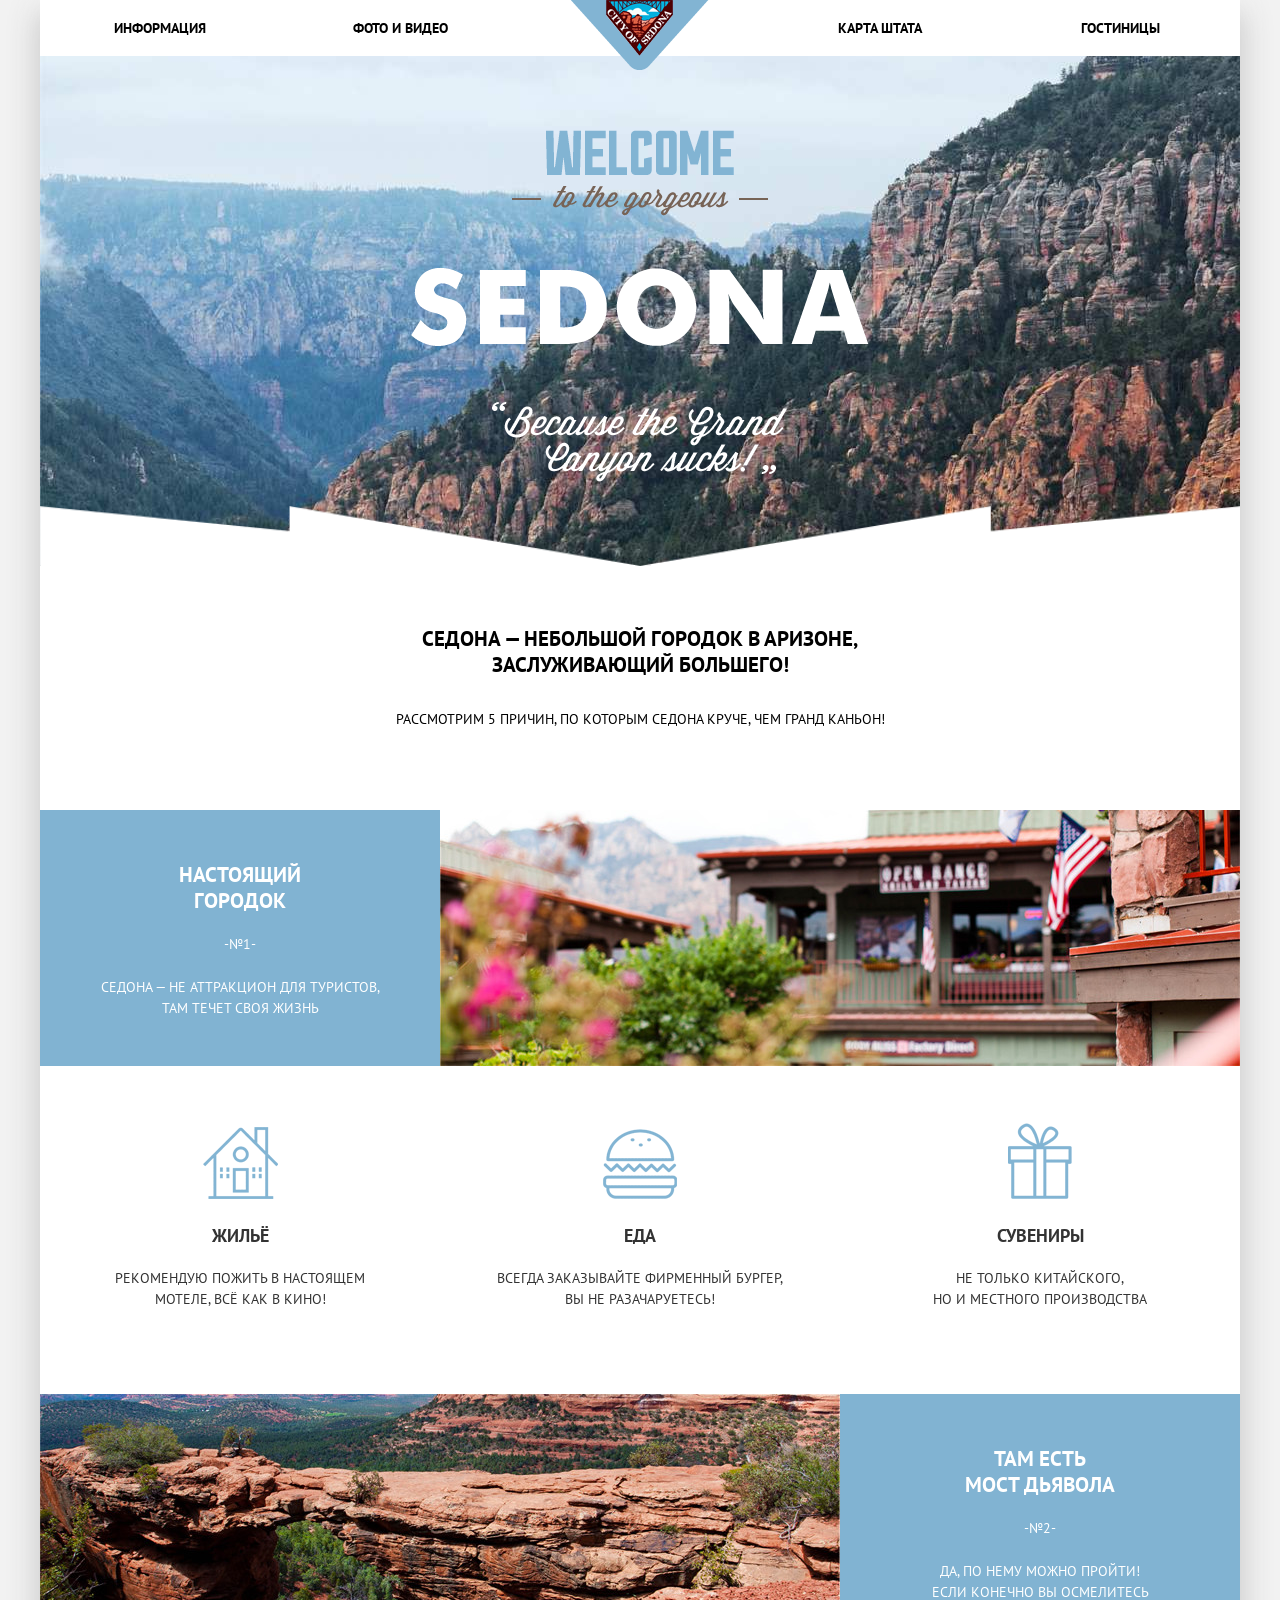
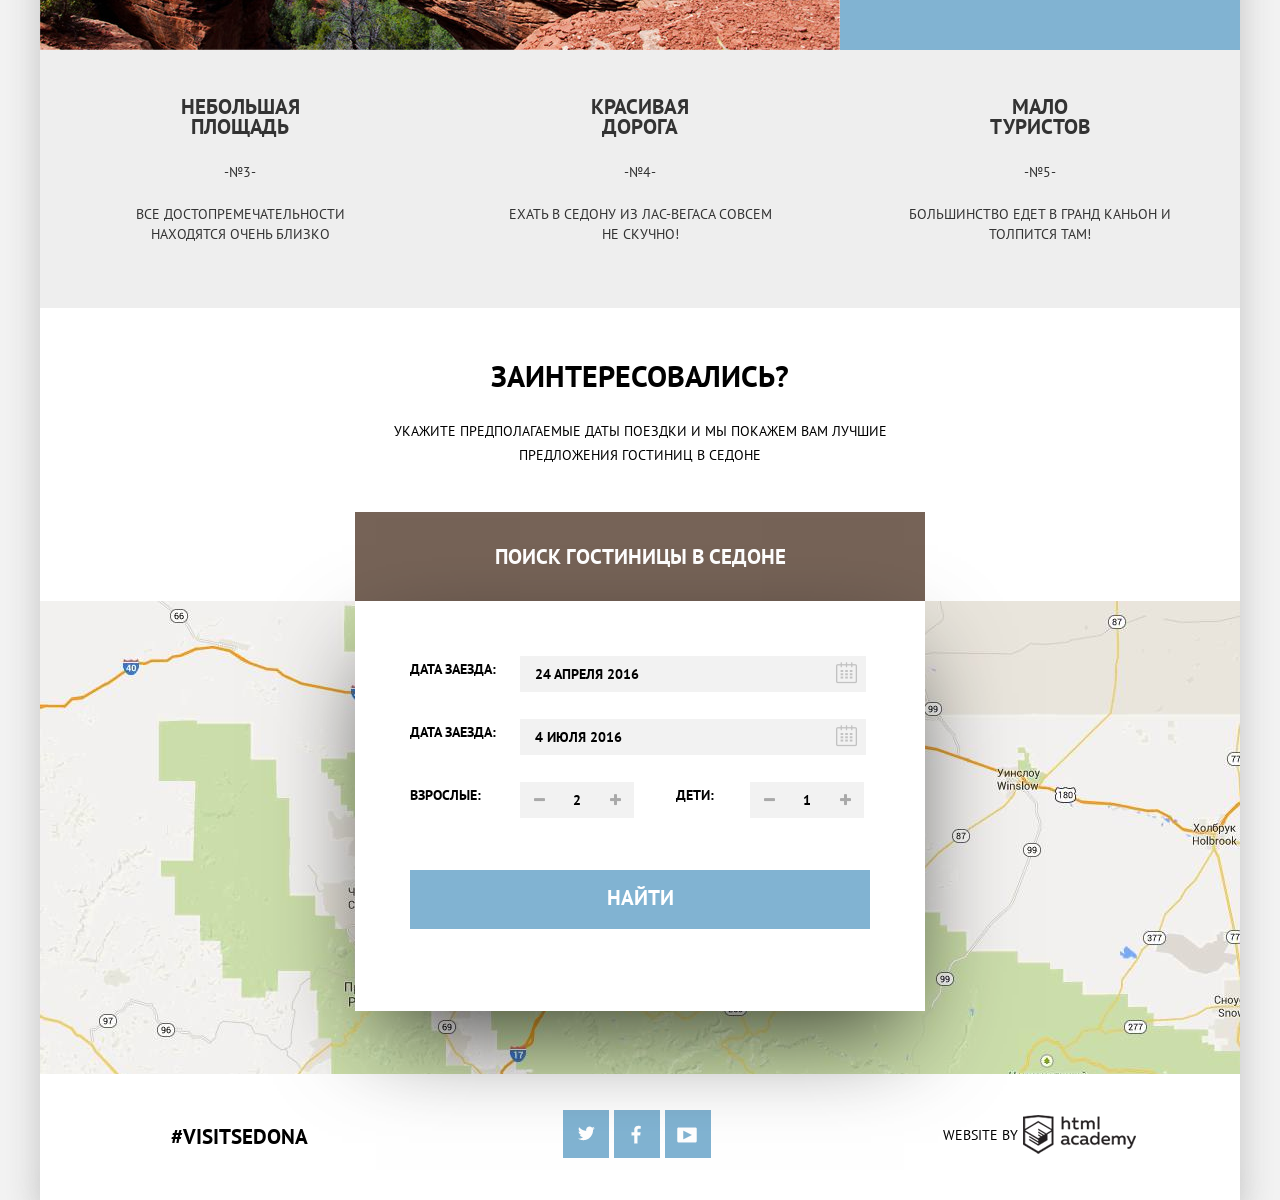
<file: index.html>
<!DOCTYPE html>
<html lang="ru">
<head>
  <meta charset="UTF-8">
  <title>Седона</title>
  <link href="http://fonts.googleapis.com/css?family=PT+Sans:400,700&amp;subset=latin,cyrillic" rel="stylesheet" type="text/css">
  <link href="css/normalize.css" rel="stylesheet">
  <link href="css/style.css" rel="stylesheet">
</head>
<body>
  <div class="container">
    <header>
      <nav class="menu">
        <a href="#">Информация</a>
        <a href="#">Фото и видео</a>
        <a href="index.html" class="menu-logo">
          <img src="img/logo.png"  width="138px" height="70px" alt="City of Sedona">
        </a>
        <a href="#">Карта штата</a>
        <a href="hotels.html">Гостиницы</a>
      </nav>
    </header>
    <main>
      <div class="main-poster">
        <img src="img/intro.png" alt="Welcome to the gorgeous Sedona! Because the Grand Canyon sucks!" width="458" height="352">
      </div>
      <div class="intro">
        <h1>Седона &mdash; небольшой городок в Аризоне, заслуживающий большего!</h1>
        <p>Рассмотрим 5 причин, по которым Седона круче, чем гранд каньон!</p>
      </div>
      <div class="advantage-container">
        <div class="advantage-feature-view clearfix">
          <div class="advantage-text-part">
            <h2>настоящий</br> городок</h2>
            <p>-№1-</p>
            <p>Седона — не аттракцион для туристов,</br> там течет своя жизнь</p>
          </div>
          <div class="advantage-image-part"><img src="img/advantage-img-1.jpg" width="800" height="256" alt="Седона"></div>
        </div>
        <div class="advantage-feature-box clearfix">
          <div class="advantage-feature">
            <img src="img/house.png" width="75" height="72" alt="дома">
            <h2>жильё</h2>
            <p>рекомендую пожить в настоящем </br>мотеле, всё как в кино!</p>
          </div>
          <div class="advantage-feature">
            <img src="img/food.png" width="74" height="70" alt="питание">
            <h2>еда</h2>
            <p>всегда заказывайте фирменный бургер,</br>вы не разачаруетесь!</p>
          </div>
          <div class="advantage-feature">
            <img src="img/souvenir.png" width="64" height="76" alt="сувениры">
            <h2>сувениры</h2>
            <p>не только китайского,</br>но и местного производства</p>
          </div>
        </div>
        <div class="advantage-feature-view clearfix">
          <div class="advantage-image-part"><img src="img/advantage-img-2.jpg" width="800" height="256" alt="Седона"></div>
          <div class="advantage-text-part">
            <h2>Там есть</br>мост дьявола</h2>
            <p>-№2-</p>
            <p>Да, по нему можно пройти!</br>Если конечно вы осмелитесь</p>
          </div>
        </div>
        <div class="advantage-number-features clearfix">
          <div class="advantage-number-feature">
            <h2>небольшая</br>площадь</h2>
            <p>-№3-</p>
            <p>Все достопремечательности</br>находятся очень близко</p>
          </div>
          <div class="advantage-number-feature">
            <h2>красивая</br>дорога</h2>
            <p>-№4-</p>
            <p>Ехать в Седону из Лас-Вегаса совсем </br>не скучно!</p>
          </div>
          <div class="advantage-number-feature">
            <h2>мало</br>туристов</h2>
            <p>-№5-</p>
            <p>Большинство едет в Гранд Каньон и</br>толпится там!</p>
          </div>
        </div>
      </div>
      <p class="booking-title">Заинтересовались?</p>
      <p class="booking-info">Укажите предполагаемые даты поездки и мы покажем вам лучшие предложения гостиниц в седоне</p>
      <div class="booking-block">
        <a class="booking-btn" href="#">Поиск гостиницы в Седоне</a>
        <div class="booking-form">
          <form method="post" action="/search">
            <div class="booking-form-dates">
              <div class="booking-form-row">
                <label class="booking-form-label" for="booking-arrive-date">Дата заезда:</label>
                <input id="booking-arrive-date" type="text" name="booking-arrive" placeholder="24 апреля 2016">
                <i class="icon-calendar date-in"></i>
              </div>
              <div class="booking-form-row">
                <label class="booking-form-label" for="booking-departure-date">Дата заезда:</label>
                <input id="booking-departure-date" type="text" name="booking-departure-date" placeholder="4 июля 2016">
                <i class="icon-calendar date-out"></i>
              </div>
            </div>
            <div class="booking-form-row">
              <div class="booking-form-col booking-col-adult">
                <label class="booking-form-label" for="booking-audit-adult">Взрослые:</label>
                <div class="booking-input-wrapper">
                  <input type="text" id="booking-audit-adult" value="2" required>
                  <button class="icon-minus" type="button"></button>
                  <button class="icon-plus" type="button"></button>
                </div>
              </div>
              <div class="booking-form-col booking-col-junior">
                <label class="booking-form-label" for="booking-audit-junior">Дети:</label>
                <div class="booking-input-wrapper">
                  <input type="text" id="booking-audit-junior" value="1" required>
                  <button class="icon-minus" type="button"></button>
                  <button class="icon-plus" type="button"></button>
                </div>
              </div>
              <button class="booking-form-btn" type="submit">Найти</button>
            </div>
          </form>
        </div>
      </div>
      <div class="map">
        <iframe src="https://www.google.com/maps/embed?pb=!1m18!1m12!1m3!1d52385.17731020665!2d-111.79513845000001!3d34.854378399999995!2m3!1f0!2f0!3f0!3m2!1i1024!2i768!4f13.1!3m3!1m2!1s0x872da132f942b00d%3A0x5548c523fa6c8efd!2z0KHQtdC00L7QvdCwLCDQkNGA0LjQt9C-0L3QsCwg0KHQqNCQ!5e0!3m2!1sru!2s!4v1442949098654"></iframe>
      </div>
    </main>
    <footer>
      <div class="footer-hashtag">
        <a href="#" target="blank">#Visitsedona</a>
      </div>
      <div class="footer-social">
        <a href="#" class="social-icon tw" target="_blank">Twitter</a>
        <a href="#" class="social-icon fb" target="_blank">Facebook</a>
        <a href="#" class="social-icon youtube" target="_blank">Youtube</a>
      </div>
      <p class="footer-copyright">
        <span class="copyright-intro">Website by</span>
        <a class="copyright-htmlacademy" href="http://htmlacademy.ru/"></a>
      </p>
    </footer>
  </div>
</body>
</html>
</file>
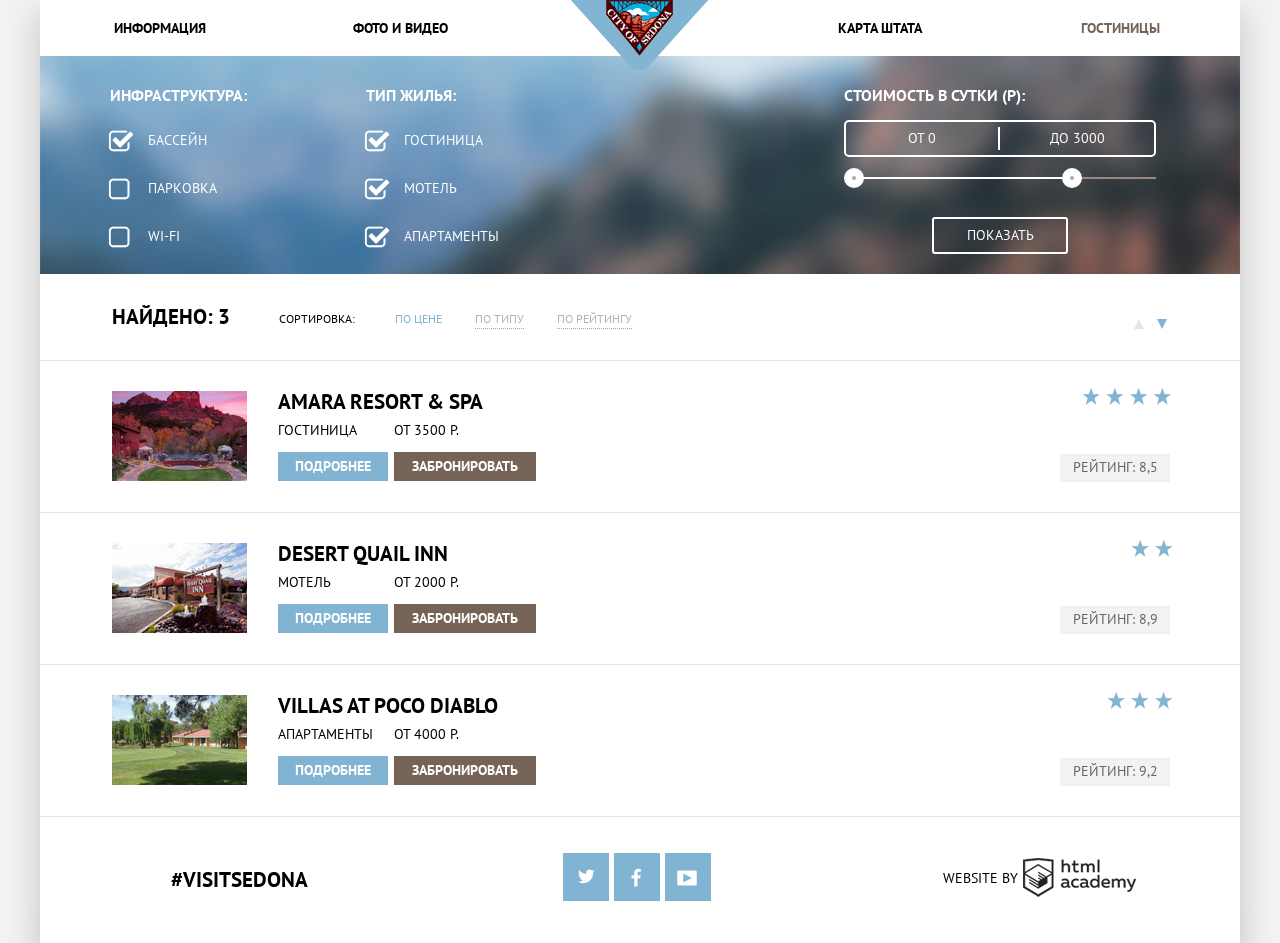
<file: hotels.html>
<!DOCTYPE html>
<html lang="ru">
<head>
  <meta charset="UTF-8">
  <title>Седона</title>
  <link href="http://fonts.googleapis.com/css?family=PT+Sans:400,700&amp;subset=latin,cyrillic" rel="stylesheet" type="text/css">
  <link href="css/normalize.css" rel="stylesheet">
  <link href="css/style.css" rel="stylesheet">
</head>
<body>
  <div class="container">
    <header>
      <nav class="menu">
        <a href="#">Информация</a>
        <a href="#">Фото и видео</a>
        <a href="index.html" class="menu-logo">
          <img src="img/logo.png" width="138px" height="70px" alt="City of Sedona">
        </a>
        <a href="#">Карта штата</a>
        <a class="menu-active" href="hotels.html">Гостиницы</a>
      </nav>
    </header>
    <main>

      <div class="filter clearfix">
        <form method="post" action="/filter">
          <div class="filter-infrastructure">
            <h3 class="filter-infrastructure-title">Инфраструктура:</h3>
            <input type="checkbox" id="filter-pool"checked>
            <label class="filter-variant" for="filter-pool" >Бассейн</label>
            <input type="checkbox" id="filter-parking">
            <label class="filter-variant" for="filter-parking">Парковка</label>
            <input type="checkbox" id="filter-wifi">
            <label class="filter-variant" for="filter-wifi">wi-fi</label>
          </div>
          <div class="filter-housing">
            <h3 class="filter-housing-title">Тип жилья:</h3>
            <input type="checkbox" id="filter-hotel" checked>
            <label class="filter-variant" for="filter-hotel">Гостиница</label>
            <input type="checkbox" id="filter-motel" checked>
            <label class="filter-variant" for="filter-motel">Мотель</label>
            <input type="checkbox" id="filter-apartment" checked>
            <label class="filter-variant" for="filter-apartment">Апартаменты</label>
          </div>

          <div class="filter-price">
            <h3 class="filter-price-title">Стоимость в сутки (Р):</h3>
            <div class="filter-price-controll">
              <div class="filter-price-boundaries">
                <label class="price-min"  for="price-min">
                  от
                </label>
                <input name="price-min" id="price-min" type="text" value="ОТ 0">
                <label class="price-max" for="price-max">
                  до
                </label>
                <input name="price-max" id="price-max" type="text" value="ДО 3000">
              </div>
              <div class="filter-price-scale">
                <div class="scale">
                  <div class="bar">
                  </div>
                </div>
                <div class="toggle min-toggle">
                </div>
                <div class="toggle max-toggle">
                </div>
              </div>
            </div>
            <button class="filter-btn" type="submit">Показать</button>
          </div>
        </form>
      </div>
      <div class="options clearfix">
        <div class="options-left-column">
          <span class="options-found">Найдено: 3</span>
          <span class="options-about">Сортировка:</span>
          <a href="#" class="options-variant options-price options-active">По цене</a>
          <a href="#" class="options-variant options-type">По типу</a>
          <a href="#" class="options-variant options-functions">По рейтингу</a>
        </div>
        <div class="options-right-column">
          <a class="options-up-arrow" href="#"></a>
          <a class="options-down-arrow options-active" href="#"></a>
        </div>
      </div>
      <div class="result">
        <div class="result-housing clearfix">
          <div class="result-housing-left">
            <img class="result-housing-img" src="img/amara.jpg" width="135px" height="90px" alt="Amara resort & spa">

            <div class="result-housing-infoblock">
              <a class="result-infoblock-title" href="#">Amara resort & spa</a>
              <div class="result-about clearfix">
                <div class="result-about-housing">
                  <p class="result-housing-type">Гостиница</p>
                  <a class="result-housing-more" href="#">Подробнее</a>
                </div>
                <div class="result-about-booking">
                  <p class="result-about-price">от 3500 Р.</p>
                  <a class="result-booking-btn" href="#">Забронировать</a>
                </div>
              </div>
            </div>
          </div>
          <div class="result-housing-ratings">
            <div class="result-ratings-stars result-ratings-4star"></div>
            <p class="result-mark-info">Рейтинг: 8,5</p>
          </div>
        </div>
        <div class="result-housing clearfix">
          <div class="result-housing-left">
            <img  class="result-housing-img" src="img/desert.jpg" width="135px" height="90px" alt="Desert quail inn">
            <div class="result-housing-infoblock">
              <a class="result-infoblock-title" href="#">Desert quail inn</a>
              <div class="result-about clearfix">
                <div class="result-about-housing">
                  <p class="result-housing-type">Мотель</p>
                  <a class="result-housing-more" href="#">Подробнее</a>
                </div>
                <div class="result-about-booking">
                  <p class="result-about-price">от 2000 Р.</p>
                  <a class="result-booking-btn" href="#">Забронировать</a>
                </div>
              </div>
            </div>
          </div>
          <div class="result-housing-ratings">
            <div class="result-ratings-stars result-ratings-2star"></div>
            <p class="result-mark-info">Рейтинг: 8,9</p>
          </div>
        </div>
        <div class="result-housing clearfix">
          <div class="result-housing-left">
            <img class="result-housing-img" src="img/poco.jpg" width="135px" height="90px" alt="Villas at poco diablo">
            <div class="result-housing-infoblock">
              <a class="result-infoblock-title" href="#">Villas at poco diablo</a>
              <div class="result-about">
                <div class="result-about-housing">
                  <p class="result-housing-type">Апартаменты</p>
                  <a class="result-housing-more" href="#">Подробнее</a>
                </div>
                <div class="result-about-booking">
                  <p class="result-about-price">от 4000 Р.</p>
                  <a class="result-booking-btn" href="#">Забронировать</a>
                </div>
              </div>
            </div>
          </div>
          <div class="result-housing-ratings">
            <div class="result-ratings-stars result-ratings-3star"></div>
            <p class="result-mark-info">Рейтинг: 9,2</p>
          </div>
        </div>
      </div>
    </main>
    <footer>
      <div class="footer-hashtag">
        <a href="#" target="blank">#Visitsedona</a>
      </div>
      <div class="footer-social">
        <a href="#" class="social-icon tw" target="_blank">Twitter</a>
        <a href="#" class="social-icon fb" target="_blank">Facebook</a>
        <a href="#" class="social-icon youtube" target="_blank">Youtube</a>
      </div>
      <p class="footer-copyright">
        <span class="copyright-intro">Website by</span>
        <a class="copyright-htmlacademy" href="http://htmlacademy.ru/"></a>
      </p>
    </footer>
  </div>
</body>
</html>
</file>
<file: css/style.css>
body {
  font-family: "PT Sans", Arial, sans-serif;
  font-size: 14px;
  line-height: 21px;
  color: #333333;
  text-transform: uppercase;
  background-color: #f2f2f2;
  margin: 0;
}
@font-face {
  font-weight: normal;
  font-style: normal;
  font-family: "symbols-sedona";
  src: url("../fonts/symbols-sedona.woff") format("woff"),
  url("../fonts/symbols-sedona.woff2") format("woff2");
}

[class^="icon-"]:before,
[class*=" icon-"]:before {
  display: inline-block;
  font-weight: normal;
  font-family: "symbols-sedona";
  text-align: center;
  text-transform: none;
  text-decoration: inherit;
  font-style: normal;
  font-variant: normal;
  speak: none;
}

.icon-facebook:before { content: "\66"; } /* "f" */
.icon-twitter:before { content: "\74"; } /* "t" */
.icon-up-dir:before { content: "\25b2"; } /* "▲" */
.icon-down-dir:before { content: "\25bc"; } /* "▼" */
.icon-star:before { content: "\2605"; } /* "★" */
.icon-check-off:before { content: "\2610"; } /* "☐" */
.icon-check-on:before { content: "\2611"; } /* "☑" */
.icon-calendar:before { content: "\e800"; } /* "" */
.icon-plus:before { content: "\e801"; } /* "" */
.icon-minus:before { content: "\e802"; } /* "" */
.icon-youtube:before { content: "\f39e"; } /* "" */

.clearfix:before,
.clearfix:after {
  content: "";
  display: table;
}

.clearfix:after {
  clear: both;
}

.main-poster {
  background-image: url("../img/main-poster.jpg");
  background-size: cover;
  background-color: #81b3d1;
  background-position: 50% 22%;
  height: 510px;
  width: 100%;
  text-align: center;
  padding-top: 74px;
  box-sizing: border-box;
  position: relative;
}

.main-poster:after {
  content: "";
  width: 100%;
  height: 60px;
  position: absolute;
  bottom: 0;
  left: 0;
  background-image: url("../img/shape.png");
  background-size: 100% 100%;
  background-repeat: no-repeat;
}

.container {
  min-width: 768px;
  max-width: 1200px;
  margin: 0 auto;
  background-color: #ffffff;
  -webkit-box-shadow: 0 10px 30px 0 rgba(50, 50, 50, .3);
  -moz-box-shadow: 0 10px 30px 0 rgba(50, 50, 50, .3);
  box-shadow: 0 10px 30px 0 rgba(50, 50, 50, .3), 0 -10px 30px 0 #ffffff;
}

.menu {
  min-height: 56px;
  font-size: 0;
}

.menu a {
  display: inline-block;
  width: 20%;
  padding-top: 15px;
  padding-bottom: 15px;
  text-align: center;
  vertical-align: top;
  text-decoration: none;
  text-transform: uppercase;
  color: #000000;
  font-size: 14px;
  font-weight: 700;
  line-height: 26px;
}

.menu .menu-logo {
  position: relative;
  z-index: 50;
  height: 56px;
  padding: 0;
}

.menu a:hover {
  color: #81b3d2;
}

.menu a:active {
  color: #b2b2b2;
  color: rgba(0, 0, 0, .3);
}

.menu .menu-active {
  color: #766357;
}

.menu .menu-active:hover {
  color: #5f4d43;
}

/*END NAVIGATION*/
/*INTRO*/

.intro {
  margin: 0 auto;
  max-width: 500px;
  padding-top: 60px;
  padding-bottom:  50px;
  text-align: center;
}

.intro h1 {
  margin:0 auto;
  color: #000000;
  font-size: 21px;
  font-weight: 700;
  line-height: 26px;
  margin-bottom: 28px;
}
.intro p {
  color: #000000;
  margin:0 auto;
  font-size: 14px;
  font-weight: 400;
  line-height: 26px;
}

/*END INTRO*/
.advantage-container{
	padding-top:28px;
}
.advantage-view{
	background-color:#81b3d2;
	margin:0px;
}
.advantage-text-part{
	width: 400px;
	float: left;
}

.advantage-text-part p,
.advantage-text-part h2{
	width: 300px;
	margin: 0 auto;
	text-align: center;
	vertical-align: middle;
	color: #ffffff;
}

.advantage-text-part h2{
	margin-top: 52px;
  font-weight: 700;
  font-size: 21px;
  line-height: 26px;
}

.advantage-text-part p{
	margin-top: 20px;
	margin-bottom: 22px;
  font-size: 14px;
  font-weight: 400;
  line-height: 21px;
}
.advantage-image-part{
	width: 800px;
	float: left;
	margin: 0;
}
.advantage-feature-box{
	margin-bottom: 90px;
	margin-top: 47px;
	font-size: 12px;

}
.advantage-feature-view{
	background-color:#81b3d2;
	margin:0px;
}

.advantage-feature{
	width: 400px;
	float: left;
	text-align: center;
}

.advantage-feature img{
	display: block;
	margin: 0 auto;
	margin-bottom: 26px;
}

.advantage-feature p{
	line-height: 20px;
	margin-top: 22px;
	margin-bottom: -6px;
  font-size: 14px;
  font-weight: 400;
  line-height: 21px;
}

.advantage-feature:nth-child(1){
	padding-top: 14px;
}

.advantage-feature:nth-child(2){
	padding-top: 16px;
}

.advantage-feature:nth-child(3){
	padding-top: 10px;
}

.advantage-number-features{
	background-color: #eeeeee;
	padding-bottom: 42px;
	padding-top: 30px;
	margin-bottom: 17px;
  font-size: 14px;
  font-weight: 400;
  line-height: 21px;
}

.advantage-number-feature{
	width: 400px;
	float: left;
	text-align: center;
}

.advantage-number-feature h2{
	line-height: 20px;
	margin-bottom: 25px;
}

.advantage-number-feature p{
	line-height: 20px;
	margin-bottom: 22px;
}


.advantage-feature-view img{
	display: block;
	max-width: 100%;
	height: auto;
}

.advantages-text{
  margin: 0 auto;
  padding: 8px 16%;
  font-size: 14px;
  font-weight: 400;
  line-height: 21px;
}

.booking-title {
  text-align: center;
  color: #000000;
  margin-bottom: 30px;
  margin-top: 55px;
  font-size: 30px;
  font-weight: 700;
  line-height: 26px;
}

.booking-info {
  text-align: center;
  max-width: 500px;
  margin-right: auto;
  margin-bottom: 45px;
  margin-left: auto;
  color: #000000;
  font-size: 14px;
  font-weight: 400;
  line-height: 24px;
}

.booking-block {
  position: relative;
  width: 570px;
  margin-right: auto;
  margin-left: auto;
}

.booking-btn {
  display: block;
  width: 100%;
  padding-top: 32px;
  padding-bottom: 31px;
  text-align: center;
  text-decoration: none;
  background-color: #766357;
  text-transform: uppercase;
  color: #ffffff;
  font-size: 21px;
  font-weight: 700;
  line-height: 26px;
}

.booking-btn:active {
  color: #9f928a;
  color: rgba(255, 255, 255, .3);
}

.booking-form {
  position: absolute;
  z-index: 100;
  top: 100%;
  left: 0;
  display: block;
  width: 460px;
  padding: 55px;
  background-color: #ffffff;
  -webkit-box-shadow: 0 38px 95px -21px rgba(0, 0, 0, .75);
  -moz-box-shadow: 0 38px 95px -21px rgba(0, 0, 0, .75);
  box-shadow: 0 38px 95px -21px rgba(0, 0, 0, .75);
  font-size: 0;
}

.booking-form-row {
  margin-bottom: 27px;
  font-size: 0;
  position:relative;
}

.booking-form-row label {
  display: inline-block;
  width: 110px;
  text-align: left;
  vertical-align: middle;
}

.booking-form-row input {
  position: relative;
  display: inline-block;
  width: 301px;
  padding: 5px 30px 5px 15px;
  vertical-align: top;
  border-style: none;
  background-color: #f2f2f2;
}

.booking-form input:hover {
  background-color: #ebebeb;
}

.booking-form input:focus {
  outline: none;
  background-color: #ffffff;
  -webkit-box-shadow: inset 0 0 0 2px rgba(229, 229, 229, 1);
  -moz-box-shadow: inset 0 0 0 2px rgba(229, 229, 229, 1);
  box-shadow: inset 0 0 0 2px rgba(229, 229, 229, 1);
}

.booking-form-col {
  display: inline-block;
  box-sizing: border-box;
  width: 50%;
  vertical-align: top;
  font-size: 0;
}

.booking-form-col label {
  text-align: center;
}

.booking-form-col:first-child label {
  text-align: left;
}

.booking-form-label,
.booking-form-label + input {
  text-transform: uppercase;
  color: #000000;
  font-size: 14px;
  font-weight: 700;
  line-height: 26px;
}

.booking-form-col input {
  text-transform: uppercase;
  width: 32px;
  color: #000000;
  font-size: 14px;
  font-weight: 700;
  line-height: 26px;
  vertical-align: top;
  text-align: center;
  border-style: none;
  background-color: #f2f2f2;
}
.icon-calendar {
  position: absolute;
  width: 21px;
  height: 22px;
  font-size: 21px;
  color: #c2c2c2;
  font-style: normal;
}

.date-in,
.date-out {
  margin-left: -30px;
  margin-top: 6px
}

.icon-calendar:hover,
.icon-minus:hover,
.icon-plus:hover {
  color: #000000;
}

.icon-calendar:active,
.icon-minus:active,
.icon-plus:active {
  color: #81b3d2;

}

.icon-plus:before,
.icon-minus:before {
  font-size: 14px
}

.icon-minus,
.icon-plus {
  width: 38px;
  text-align: center;
  border: 0;
  outline: 0;
  background-color: transparent;
  color: #a9a9a9;
  position: absolute;
  top:0;
  cursor: pointer;
  margin-top: 6%;
}
.icon-minus {
  left: 0;
}

.icon-plus {
  right: 0;
}

.booking-input-wrapper {
  position: relative;
  display: inline-block;
  vertical-align: top;
  width: 114px;
  height: 38px;
}

.booking-input-wrapper input[type="text"] {
  box-sizing: border-box;
  width: 100%;
  padding-left: 38px;
  padding-right: 38px;
  background: #F2F2F2;
  line-height:26px;
  border:none;
}
.booking-input-wrapper input[type="text"]:focus {
    background-color: #ffffff;
    box-shadow: inset 0 0 0 2px #ebebeb;
  }

  input::-webkit-input-placeholder{
  color: #000;
  }

  input::-moz-placeholder{
  color: #000;
  }

  input:-ms-placeholder {
  color: #000;
  }

.booking-form-btn {
  width: 100%;
  padding-top: 15px;
  padding-bottom: 18px;
  border: none;
  background-color: #81b3d2;
  cursor: pointer;
  text-transform: uppercase;
  color: #ffffff;
  font-size: 21px;
  font-weight: 700;
  line-height: 26px;
  margin-top:50px;
}

.booking-form-btn:focus {
  outline: none;
}

.booking-form-btn:hover {
  background-color: #669ec0;
}

.booking-form-btn:active {
  background-color: #5496bd;
}

.map {
  position: relative;
  overflow: hidden;
  height: 473px;
  background-image: url("../img/map.jpg");
}

.map iframe{
  border:none;
  background:transparent;
  overflow:hidden;
  width:100%;
  height:100%;
}

/*START FILTER*/

.filter {
  padding-top: 29px;
  background: #647e94 no-repeat url("../img/blur.jpg");
  background-size: 100% auto;
}

.filter-housing,
.filter-infrastructure {
  float: left;
  box-sizing: border-box;
  width: 256px;
  padding-left: 9%;
}

.filter-price {
  float: right;
  box-sizing: border-box;
  width: 33%;
  padding-right: 7%;
  text-align: center;
}

.filter-housing input[type="checkbox"],
.filter-infrastructure input[type="checkbox"] {
  display: none;
}

.filter-housing-title,
.filter-infrastructure-title {
  margin:0 auto;
  margin-bottom: 24px;
  margin-left: -38px;
}

.filter-variant {
  position: relative;
  display: block;
  margin-bottom: 27px;
}

input + .filter-variant:before {
  position: absolute;
  top: 0;
  left: -40px;
  width: 22px;
  height: 22px;
  content: "";
  background: -179px -10px no-repeat url("../img/sprites.png");
}

input:checked + .filter-variant:before {
  position: absolute;
  top: 0;
  left: -40px;
  width: 26px;
  height: 22px;
  background: -179px -10px no-repeat url("../img/sprites.png");
}

input + .filter-variant:hover:before {
  background: -179px -10px no-repeat url("../img/sprites.png");
}

input:checked + .filter-variant:hover:before {
  background: -133px -10px no-repeat url("../img/sprites.png");
}

input:disabled + .filter-variant:before {
  background: -10px -52px no-repeat url("../img/sprites.png");
}

input:checked:disabled + .filter-variant:before {
  background: -52px -52px no-repeat url("../img/sprites.png");
}

input:checked + .filter-variant:before {
  background: -133px -10px no-repeat url("../img/sprites.png");
}

.filter-price-title {
  text-align: left;
  margin: 0 auto;
  padding-bottom: 14px;
}

.filter-price-boundaries {
  margin-bottom: 11px;
  padding-top: 5px;
  padding-bottom: 5px;
  border: 2px solid #ffffff;
  border-radius: 5px;
  font-size: 0;
}

.filter-price-boundaries input {
  display: inline-block;
  box-sizing: border-box;
  width: 50%;
  text-align: center;
  vertical-align: top;
  border: none;
  background-color: transparent;
}

.filter-price-boundaries input:nth-child(2) {
  border-right: 2px solid #ffffff;
}

.filter-price-boundaries input:focus {
  outline: none;
}

.filter-price-scale {
  position: relative;
  min-height: 20px;
  margin-bottom: 20px;
  margin-top: 20px;
}

.filter-price-scale .scale {
  height: 2px;
  background-color: #988683;
}

.filter-price-scale .bar {
  width: 70%;
  height: 2px;
  background-color: #fff;
}

.filter-price-scale .toggle {
  box-sizing: content-box;
  position: absolute;
  top: -9px;
  left: 0;
  width: 4px;
  height: 4px;
  border: 8px solid #fff;
  background-color: #ababab;
  border-radius: 50%;
  cursor: pointer;
}

.filter-price-scale .toggle:hover {
  background-color: #1c4f80;
}

.filter-price-scale .max-toggle {
  left: 70%;
}

.filter-max-toggle {
  right: 15%;
}

.filter-btn {
  width: 136px;
  padding-top: 6px;
  padding-bottom: 6px;
  border: 2px solid #ffffff;
  border-radius: 3px;
  background-color: transparent;
  cursor: pointer;
}

.filter-btn:hover {
  color: #ffffff;
  border-color: #ffffff;
  background-color: #ffffff;
  text-transform: uppercase;
  color: #000000;
  font-size: 14px;
  font-weight: 400;
  line-height: 21px
}
.filter-btn:focus {
  outline: none;
}
.filter-price-title,
.filter-housing-title,
.filter-infrastructure-title {
  color: #ffffff;
  font-size: 16px;
  font-weight: 700;
  line-height: 21px;
}

.filter-btn,
.filter-variant,
.filter-price-controll,
.filter-price-boundaries input {
  text-transform: uppercase;
  color: #ffffff;
  font-size: 14px;
  font-weight: 400;
  line-height: 21px;
}

/*END FITLERS*/
/*START OPTIONS*/
.options {
  padding-top: 30px;
  padding-bottom: 30px;
  border-bottom: 1px solid #e5e5e5;
  text-decoration: none;
  color: #000000;
  font-size: 21px;
  font-weight: 700;
  line-height: 26px;
}

.options-left-column {
  float: left;
  box-sizing: border-box;
  width: 625px;
  padding-left: 6%;
  font-size: 0;
}

.options-left-column a,
.options-left-column span {
  display: inline-block;
  vertical-align: top;
}

.options-about,
.options-left-column a {
  padding-top: 6px;
}

.options .options-found {
  margin-right: 49px;
  text-decoration: none;
  color: #000000;
  font-size: 21px;
  font-weight: 700;
  line-height: 26px;

}

.options-about {
  margin-right: 40px;
}

.options span,
.options-variant {
  text-decoration: none;
  color: #000000;
  font-size: 12px;
  font-weight: 400;
  line-height: 18px;
}

.options-variant {
  color: rgba(0, 0, 0, .3);
  border-bottom: 1px dotted #81b3d2;
}

.options-active {
  color: #81b3d2;
  border-bottom-color: transparent;
}

.options-variant:hover {
  color: #81b3d2;
}

.options-variant:active {
  color: #000000;
  border-bottom-color: transparent;
}

.options-left-column a {
  margin-right: 33px;
}

.options-right-column {
  float: right;
  width: 70px;
  margin-right: 6%;
  text-align: right;
  font-size: 0;
}

.options-right-column a {
  display: inline-block;
  width: 11px;
  height: 11px;
  vertical-align: bottom;
}

.options-down-arrow {
  position: relative;
  margin-left: 12px;
}

.options-up-arrow:before,
.options-down-arrow:before {
  position: absolute;
  top: 0;
  left: 0;
  width: 0;
  height: 0;
  content: "";
  border-width: 10px 5px 0;
  border-style: solid;
  border-color: #e5e5e5 transparent transparent;
}

.options-up-arrow {
  position: relative;
}

.options-up-arrow:before {
  border-width: 0 5px 10px;
  border-color: transparent transparent #e5e5e5;
}

.options-up-arrow:hover:before {
  border-color: transparent transparent #000000;
}

.options-down-arrow:hover:before {
  border-color: #000000 transparent transparent;
}

.options-up-arrow:active:before {
  border-color: transparent transparent #81b3d2;
}

.options-down-arrow:active:before {
  border-color: #81b3d2 transparent transparent;
}

.options-up-arrow.options-active:before {
  border-color: transparent transparent #81b3d2;
}

.options-down-arrow.options-active:before {
  border-color: #81b3d2 transparent transparent;
}
/*END OPTIONS*/

/*START RESULT*/

.result-infoblock-title {
  display: inline-block;
  text-decoration: none;
  color: #000000;
  font-size: 21px;
  font-weight: 700;
  line-height: 21px;
}

.result-infoblock-title:hover {
  color: #81b3d2;
}

.result-infoblock-title:active {
  color: rgba(0, 0, 0, .3);
}

.result-about-price,
.result-housing-type{
  color: #000000;
  font-size: 14px;
  font-weight: 400;
  line-height: 21px;
  margin-bottom: 11px;
  margin-top:0;
}

.result-booking-btn,
.result-housing-more {
  text-decoration: none;
  color: #ffffff;
  font-size: 14px;
  font-weight: 700;
  line-height: 21px;
}

.result-booking-btn:active,
.result-housing-more:active {
  color: rgba(255, 255, 255, .3);
}

.result-mark-info {
  color: #666666;
  font-size: 14px;
  font-weight: 400;
  line-height: 21px;
}
.result-housing {
  padding-top: 27px;
  padding-bottom: 30px;
  border-bottom: 1px solid #e5e5e5;
}

.result-housing-left {
  float: left;
  padding-left: 6%;
  font-size: 0;
}

.result-housing-img,
.result-housing-infoblock {
  display: inline-block;
  vertical-align: top;
  padding-top: 3px;
  max-width: 500px;
}

.result-housing-img {
  width: 135px;
  min-height: 90px;
  margin-right: 31px;
}

.result-housing-infoblock {
  max-width: 725px;
}

.result-about-housing {
  float: left;
  width: 110px;
}

.result-about-booking {
  float: left;
  width: 142px;
  margin-left: 6px;
}

.result-housing-ratings {
  float: right;
  box-sizing: border-box;
  width: 190px;
  padding-right: 5%;
}

.result-housing-more {
  display: block;
  width: 100%;
  padding-top: 4px;
  padding-bottom: 4px;
  text-align: center;
  background-color: #81b3d2;
}

.result-housing-more:hover {
  background-color: #669ec0;
}

.result-housing-more:active {
  background-color: #5496bd;
}

.result-booking-btn {
  display: block;
  width: 100%;
  padding-top: 4px;
  padding-bottom: 4px;
  text-align: center;
  background-color: #766357;
}

.result-booking-btn:hover {
  background-color: #604e43;
}

.result-booking-btn:active {
  background-color: #503e33;
}
.result-ratings-stars {
  margin:0 auto;
  width: 114px;
  min-height: 17px;
  margin-bottom: 49px;
}

.result-ratings-3star {
  background: -94px -143px no-repeat url("../img/sprites.png");
}

.result-ratings-2star {
  background: -70px -143px no-repeat url("../img/sprites.png");
}

.result-ratings-4star {
  background: -119px -143px no-repeat url("../img/sprites.png");
}
.result-mark-info {
  width: 110px;
  padding-top: 3px;
  padding-bottom: 4px;
  margin:0 auto;
  text-align: center;
  background-color: #f2f2f2;
}
/*END RESULT*/

/*FOOTER*/
footer {
  font-size: 0;
}
.social-icon {
  position: relative;
  display: inline-block;
  width: 46px;
  height: 48px;
  margin-right: 5px;
  vertical-align: top;
  background-color: #81b3d2;
}

.social-icon:hover {
  position: relative;
  background-color: #669ec0;
}

.social-icon:active {
  position: relative;
  background-color: #5496bd;
}

.social-icon:before {
  position: absolute;
  width: 22px;
  height: 20px;
  content: "";
}
.footer-social,
.footer-hashtag,
.footer-copyright {
  display: inline-block;
  box-sizing: border-box;
  width: 33.33%;
  min-height: 90px;
  text-align: center;
  vertical-align: top;
}

.footer-hashtag {
  padding-top: 50px;
  padding-bottom:45px;
}

.footer-hashtag a{
  text-decoration: none;
  color: #000000;
  font-size: 21px;
  font-weight: 700;
  line-height: 26px;
}

.footer-social {
  padding-top: 36px;
  font-size: 0;
}
.social-icon {
  position: relative;
  display: inline-block;
  width: 46px;
  height: 48px;
  margin-right: 5px;
  vertical-align: top;
  background-color: #81b3d2;
}

.social-icon:hover {
  position: relative;
  background-color: #669ec0;
}

.social-icon:active {
  position: relative;
  background-color: #5496bd;
}

.social-icon:before {
  position: absolute;
  width: 22px;
  height: 20px;
  content: "";
}
.tw:before {
  top: 16px;
  left: 15px;
  background: -300px -100px no-repeat url("../img/sprites.png");
}

.tw:active:before {
  background: -337px -100px no-repeat url("../img/sprites.png");
}

.fb:before {
  top: 15px;
  left: 17px;
  background: -129px -70px no-repeat url("../img/sprites.png");
}

.fb:active:before {
  background: -159px -70px no-repeat url("../img/sprites.png");
}

.youtube:before {
  top: 17px;
  left: 12px;
  background: -252px -165px no-repeat url("../img/sprites.png");
}

.youtube:active:before {
  background: -292px -165px no-repeat url("../img/sprites.png");
}

.footer-copyright {
  padding-top: 41px;
  font-size: 0;
}
.footer-copyright a,
.footer-copyright span {
  display: inline-block;
  vertical-align: middle;
}
.copyright-intro {
  color: #000000;
  font-size: 14px;
  font-weight: 400;
  line-height: 26px;
}
.copyright-htmlacademy {
  width: 113px;
  height: 39px;
  margin-left: 5px;
  background: -10px -109px no-repeat url("../img/sprites.png");
}

.copyright-htmlacademy:hover {
  background: -10px -168px no-repeat url("../img/sprites.png");
}

.copyright-htmlacademy:active {
  background: -252px -10px no-repeat url("../img/sprites.png");
}
/*END FOOTER*/
</file>
